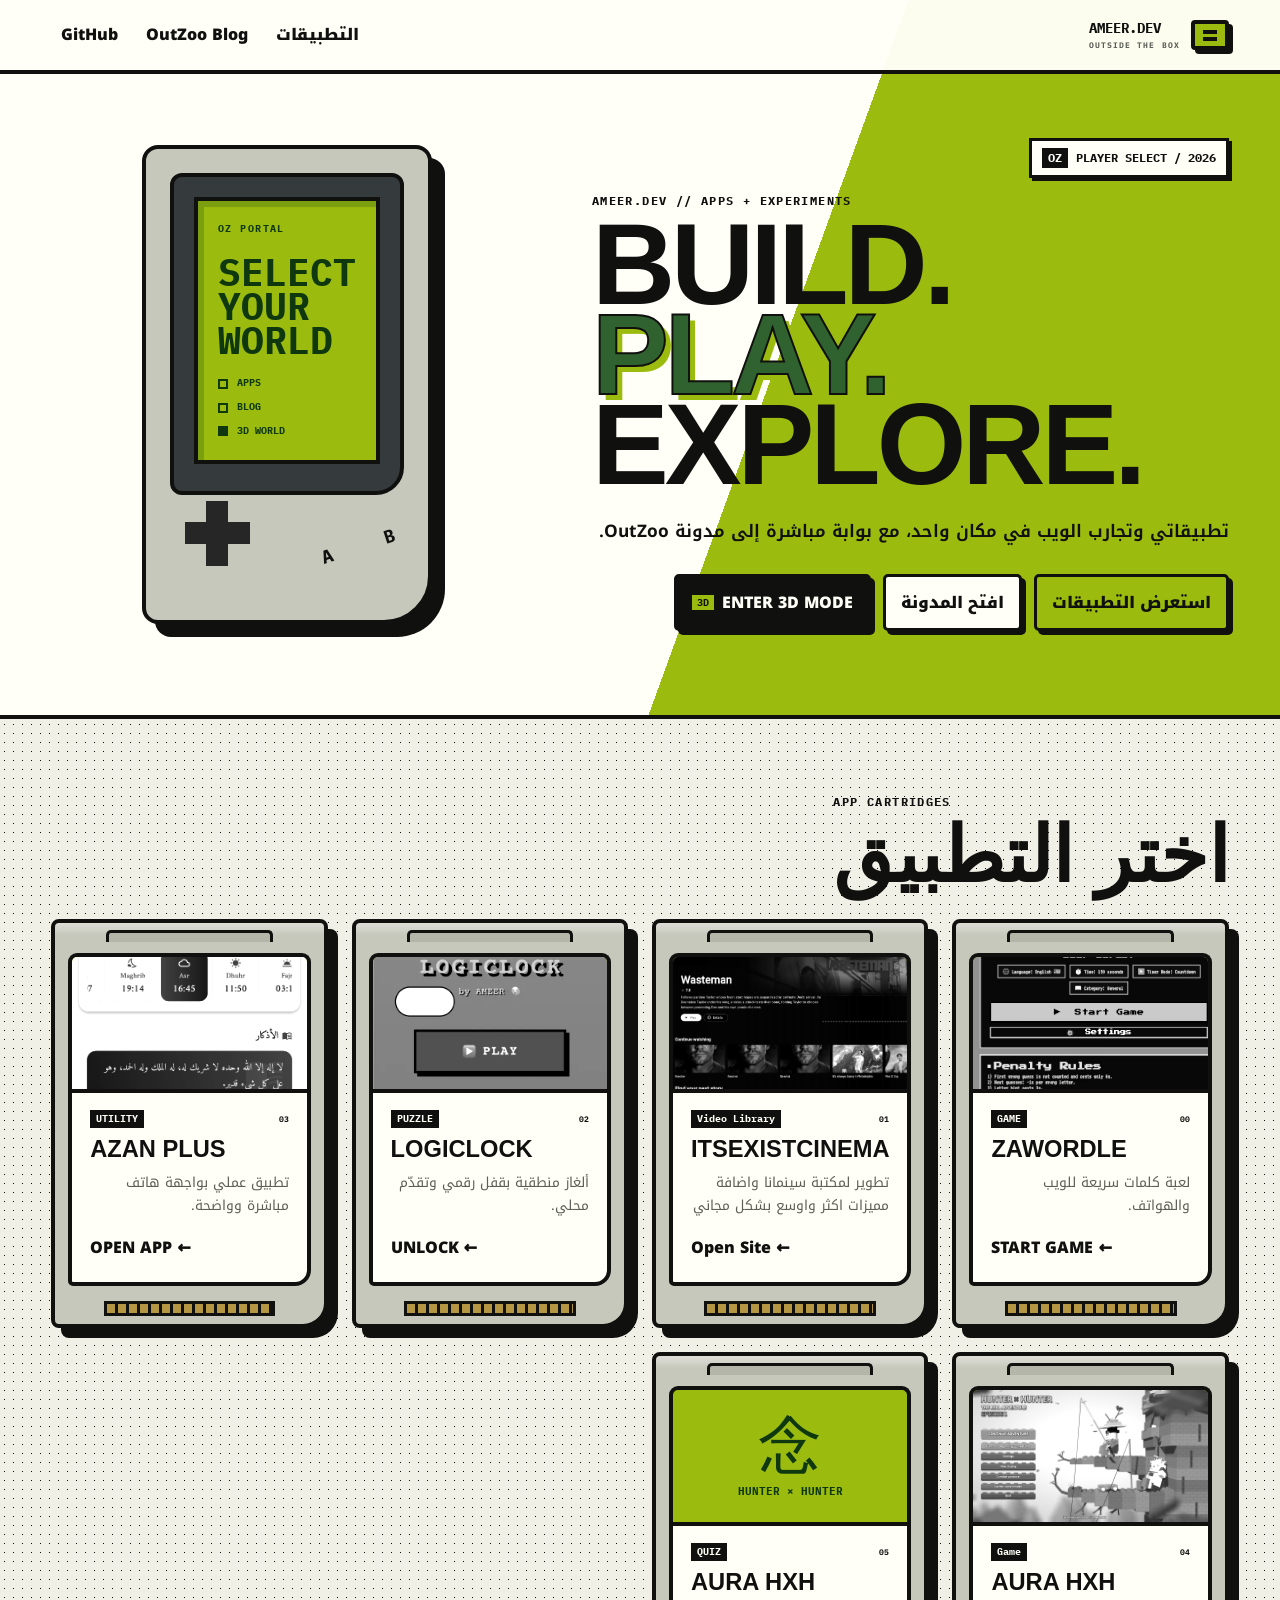
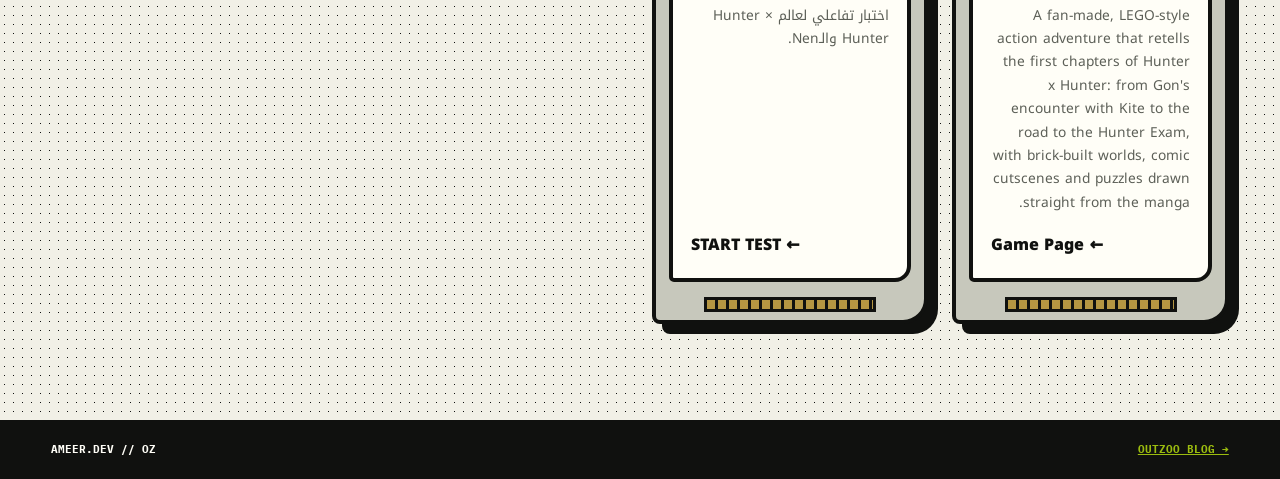
<file: index.html>
<!doctype html>
<html lang="ar" dir="rtl">
<head>
  <meta charset="utf-8">
  <meta name="viewport" content="width=device-width,initial-scale=1,viewport-fit=cover">
  <meta name="theme-color" content="#f1f0e6">
  <meta name="description" content="AMEER.DEV — تطبيقات وتجارب وبوابة إلى مدونة OutZoo.">
  <title>AMEER.DEV — Apps & OutZoo</title>
  <link rel="preconnect" href="https://fonts.googleapis.com">
  <link rel="preconnect" href="https://fonts.gstatic.com" crossorigin>
  <link href="https://fonts.googleapis.com/css2?family=IBM+Plex+Mono:wght@500;700&family=Noto+Kufi+Arabic:wght@500;700;900&display=swap" rel="stylesheet">
  <link rel="stylesheet" href="assets/site.css">
</head>
<body>
  <a class="skip-link" href="#apps">تجاوز إلى التطبيقات</a>

  <header class="site-header" id="top">
    <div class="shell header-row">
      <a class="brand" href="#top" aria-label="AMEER.DEV home">
        <span class="brand-mark" aria-hidden="true"></span>
        <span class="brand-copy"><b>AMEER.DEV</b><small>OUTSIDE THE BOX</small></span>
      </a>
      <button class="nav-toggle" type="button" aria-expanded="false" aria-controls="site-nav">MENU</button>
      <nav class="nav" id="site-nav" aria-label="التنقل الرئيسي">
        <a href="#apps">التطبيقات</a>
        <a href="https://blog.ameer.dev/">OutZoo Blog</a>
        <a href="https://github.com/ameeracle" target="_blank" rel="noopener">GitHub</a>
      </nav>
    </div>
  </header>

  <main>
    <section class="hero">
      <div class="shell hero-grid">
        <div class="hero-copy reveal">
          <div class="issue"><b>OZ</b><span>PLAYER SELECT / 2026</span></div>
          <p class="eyebrow">AMEER.DEV // APPS + EXPERIMENTS</p>
          <h1>BUILD.<br><span>PLAY.</span><br>EXPLORE.</h1>
          <p class="hero-lead">تطبيقاتي وتجارب الويب في مكان واحد، مع بوابة مباشرة إلى مدونة <b>OutZoo</b>.</p>
          <div class="hero-actions">
            <a class="btn btn-primary" href="#apps">استعرض التطبيقات</a>
            <a class="btn" href="https://blog.ameer.dev/">افتح المدونة</a>
            <button class="btn btn-dark" type="button" data-open-world><span>ENTER 3D MODE</span><kbd>3D</kbd></button>
          </div>
        </div>

        <div class="console reveal" aria-label="OZ handheld console illustration">
          <div class="screen-bezel">
            <div class="screen">
              <span class="screen-label">OZ PORTAL</span>
              <strong>SELECT<br>YOUR<br>WORLD</strong>
              <div class="screen-menu"><i></i><span>APPS</span><i></i><span>BLOG</span><i class="active"></i><span>3D WORLD</span></div>
            </div>
          </div>
          <div class="console-controls" aria-hidden="true"><span class="dpad"></span><span class="ab">A&nbsp;&nbsp;B</span></div>
        </div>
      </div>
    </section>

    <section class="apps-section" id="apps">
      <div class="shell">
        <div class="section-head reveal">
          <div><p class="kicker">APP CARTRIDGES</p><h2>اختر التطبيق</h2></div>
        </div>

        <div class="app-grid">
          <article class="app-card reveal">
            <div class="cart-notch" aria-hidden="true"></div>
            <a class="card-screen" href="ZaWordle/" aria-label="فتح ZaWordle"><img src="assets/zawrd.jpg" alt="واجهة ZaWordle" loading="lazy"></a>
            <div class="card-body"><div class="card-meta"><span>GAME</span><small>00</small></div><h3>ZaWordle</h3><p>لعبة كلمات سريعة للويب والهواتف.</p><a class="card-link" href="ZaWordle/">START GAME ←</a></div>
            <div class="cart-pins" aria-hidden="true"></div>
          </article>
          <article class="app-card reveal">
            <div class="cart-notch" aria-hidden="true"></div>
            <a class="card-screen" href="https://itsexistcinema.web.app/" aria-label="فتح itsExistCinema"><img src="assets/image.png" alt="واجهة itsExistCinema" loading="lazy"></a>
            <div class="card-body"><div class="card-meta"><span>Video Library</span><small>01</small></div><h3>itsExistCinema</h3><p>تطوير لمكتبة سينمانا واضافة مميزات اكثر واوسع بشكل مجاني</p><a class="card-link" href="https://itsexistcinema.web.app/">Open Site ←</a></div>
            <div class="cart-pins" aria-hidden="true"></div>
          </article>

          <article class="app-card reveal">
            <div class="cart-notch" aria-hidden="true"></div>
            <a class="card-screen" href="logiclock/" aria-label="فتح LogicLock"><img src="assets/logiclock.webp" alt="واجهة LogicLock" loading="lazy"></a>
            <div class="card-body"><div class="card-meta"><span>PUZZLE</span><small>02</small></div><h3>LogicLock</h3><p>ألغاز منطقية بقفل رقمي وتقدّم محلي.</p><a class="card-link" href="logiclock/">UNLOCK ←</a></div>
            <div class="cart-pins" aria-hidden="true"></div>
          </article>

          <article class="app-card reveal">
            <div class="cart-notch" aria-hidden="true"></div>
            <a class="card-screen" href="azanplus/" aria-label="فتح Azan Plus"><img src="assets/screen-home.jpg" alt="واجهة أذان بلص" loading="lazy"></a>
            <div class="card-body"><div class="card-meta"><span>UTILITY</span><small>03</small></div><h3>Azan Plus</h3><p>تطبيق عملي بواجهة هاتف مباشرة وواضحة.</p><a class="card-link" href="azanplus/">OPEN APP ←</a></div>
            <div class="cart-pins" aria-hidden="true"></div>
          </article>
          <article class="app-card reveal">
            <div class="cart-notch" aria-hidden="true"></div>
            <a class="card-screen hxh-screen" href="https://mylibrary.itch.io/hxh-real-adventure-ep-1" aria-label="فتح HxH Real Adventure"><img src="assets/01-menu.png" alt="لعبة مغامرة عالم هانتر هانتر" loading="lazy"></a>
            <div class="card-body"><div class="card-meta"><span>Game</span><small>04</small></div><h3>Aura HxH</h3><p>A fan-made, LEGO-style action adventure that retells the first chapters of Hunter x Hunter: from Gon's encounter with Kite to the road to the Hunter Exam, with brick-built worlds, comic cutscenes and puzzles drawn straight from the manga.</p><a class="card-link" href="https://mylibrary.itch.io/hxh-real-adventure-ep-1">Game Page ←</a></div>
            <div class="cart-pins" aria-hidden="true"></div>
          </article>
          <article class="app-card reveal">
            <div class="cart-notch" aria-hidden="true"></div>
            <a class="card-screen hxh-screen" href="hxh/" aria-label="فتح Aura HxH"><span>念</span><b>HUNTER × HUNTER</b></a>
            <div class="card-body"><div class="card-meta"><span>QUIZ</span><small>05</small></div><h3>Aura HxH</h3><p>اختبار تفاعلي لعالم Hunter × Hunter والـNen.</p><a class="card-link" href="hxh/">START TEST ←</a></div>
            <div class="cart-pins" aria-hidden="true"></div>
          </article>
        </div>
      </div>
    </section>
  </main>

  <footer class="footer"><div class="shell footer-row"><span>AMEER.DEV // OZ</span><a href="https://blog.ameer.dev/">OUTZOO BLOG →</a></div></footer>

  <div class="world" id="oz-world" aria-hidden="true">
    <div class="world-viewport" id="world-viewport">
      <div class="world-sky"></div>
      <div class="world-scene" id="world-scene">
        <div class="world-floor"></div>
        <div class="world-sign" style="--x:0px;--y:-250px;--z:-1450px"><b>OZ WORLD</b><small>SELECT A STATION</small></div>
        <button class="world-station" data-world-href="ZaWordle/" data-x="-520" data-z="-650" style="--x:-520px;--y:-130px;--z:-650px"><small>01 / GAME</small><b>ZaWordle</b><span>OPEN</span></button>
        <button class="world-station" data-world-href="logiclock/" data-x="0" data-z="-850" style="--x:0px;--y:-130px;--z:-850px"><small>02 / PUZZLE</small><b>LogicLock</b><span>OPEN</span></button>
        <button class="world-station" data-world-href="azanplus/" data-x="520" data-z="-650" style="--x:520px;--y:-130px;--z:-650px"><small>03 / APP</small><b>Azan Plus</b><span>OPEN</span></button>
        <button class="world-station" data-world-href="hxh/" data-x="-420" data-z="-1320" style="--x:-420px;--y:-130px;--z:-1320px"><small>04 / QUIZ</small><b>Aura HxH</b><span>OPEN</span></button>
        <button class="world-station world-blog" data-world-href="https://blog.ameer.dev/" data-x="420" data-z="-1320" style="--x:420px;--y:-130px;--z:-1320px"><small>PORTAL</small><b>OUTZOO</b><span>ENTER BLOG</span></button>
      </div>
    </div>
    <div class="world-shade" aria-hidden="true"></div>
    <div class="world-hud">
      <div class="world-topbar"><div><b>OZ WORLD</b><span>3D NAVIGATION</span></div><button type="button" id="world-exit">EXIT 3D</button></div>
      <div class="world-crosshair" aria-hidden="true"><i></i><i></i></div>
      <div class="world-prompt" id="world-prompt"><small>READY</small><strong>WASD للحركة · حرّك الماوس للنظر</strong><span>اقترب من محطة واضغط E</span></div>
      <div class="touch-pad" id="touch-pad" aria-label="Touch controls">
        <button type="button" data-move="KeyW">▲</button><button type="button" data-move="KeyA">◀</button><button type="button" data-move="KeyS">▼</button><button type="button" data-move="KeyD">▶</button>
      </div>
      <div class="touch-look" id="touch-look">DRAG TO LOOK</div>
      <button class="touch-open" id="touch-open" type="button">OPEN</button>
    </div>
  </div>

  <script src="assets/oz-world.js" defer></script>
  <script src="assets/site.js" defer></script>
</body>
</html>
</file>
<file: assets/site.css>
:root{--paper:#fffef7;--paper2:#f1f0e6;--ink:#10110f;--muted:#5c5f57;--gb1:#9bbc0f;--gb2:#8bac0f;--gb3:#306230;--gb4:#0f380f;--shadow:8px 8px 0 var(--ink);--shadow-sm:4px 4px 0 var(--ink);--max:1180px;--font:"Noto Kufi Arabic",system-ui,sans-serif;--mono:"IBM Plex Mono",ui-monospace,monospace}
*{box-sizing:border-box}html{scroll-behavior:smooth}body{margin:0;color:var(--ink);background-color:var(--paper2);background-image:radial-gradient(var(--ink) .7px,transparent .7px);background-size:9px 9px;font-family:var(--font);line-height:1.7;overflow-x:hidden}body.world-open{overflow:hidden}a{color:inherit}button{font:inherit}.shell{width:min(var(--max),92vw);margin-inline:auto}.skip-link{position:fixed;z-index:9999;top:8px;inset-inline-start:8px;transform:translateY(-180%);padding:8px;background:var(--ink);color:var(--paper)}.skip-link:focus{transform:none}
.site-header{position:fixed;z-index:1000;inset:0 0 auto;height:74px;background:rgba(255,254,247,.97);border-bottom:4px solid var(--ink)}.header-row{height:100%;display:flex;align-items:center;gap:24px}.brand{display:flex;align-items:center;gap:11px;margin-inline-end:auto;text-decoration:none}.brand-mark{width:38px;height:30px;border:4px solid var(--ink);border-radius:4px;background:var(--gb1);box-shadow:4px 4px 0 var(--ink);position:relative}.brand-mark:before{content:"";position:absolute;width:14px;height:4px;left:8px;top:6px;background:var(--ink);box-shadow:0 7px 0 var(--ink)}.brand-copy{display:flex;flex-direction:column;line-height:1;direction:ltr}.brand-copy b{font:900 .9rem/1 var(--mono)}.brand-copy small{margin-top:5px;font:700 .52rem/1 var(--mono);letter-spacing:.13em;color:var(--muted)}.nav{display:flex;align-items:center;gap:8px}.nav a{padding:8px 10px;text-decoration:none;font-weight:900}.nav a:hover{background:var(--gb1)}.nav-toggle{display:none;border:3px solid var(--ink);background:var(--paper);font:900 .65rem/1 var(--mono);padding:8px}
.hero{padding:138px 0 84px;min-height:690px;background:linear-gradient(110deg,var(--paper) 0 59%,var(--gb1) 59% 100%);border-bottom:4px solid var(--ink);overflow:hidden}.hero-grid{display:grid;grid-template-columns:minmax(0,1.15fr) minmax(330px,.85fr);gap:70px;align-items:center}.issue{display:inline-flex;gap:8px;align-items:center;margin-bottom:16px;padding:7px 10px;border:3px solid var(--ink);background:var(--paper);box-shadow:3px 3px 0 var(--ink);font:900 .72rem/1 var(--mono);direction:ltr}.issue b{background:var(--ink);color:var(--paper);padding:4px 6px}.eyebrow,.kicker{margin:0 0 12px;font:900 .72rem/1.25 var(--mono);letter-spacing:.12em;direction:ltr;text-align:left}.hero h1{margin:0;font:900 clamp(4.3rem,9vw,8.2rem)/.78 Impact,"Arial Black",sans-serif;letter-spacing:-.035em;text-transform:uppercase;direction:ltr;text-align:left}.hero h1 span{color:var(--gb3);-webkit-text-stroke:2px var(--ink);text-shadow:6px 6px 0 var(--gb1)}.hero-lead{max-width:650px;margin:28px 0 0;font-size:1.08rem;font-weight:650}.hero-actions{display:flex;gap:12px;flex-wrap:wrap;margin-top:27px}.btn{display:inline-flex;align-items:center;justify-content:center;gap:8px;padding:12px 15px;border:3px solid var(--ink);border-radius:5px;background:var(--paper);color:var(--ink);box-shadow:var(--shadow-sm);font-weight:950;text-decoration:none;cursor:pointer;transition:.12s transform,.12s box-shadow}.btn:hover{transform:translate(2px,2px);box-shadow:2px 2px 0 var(--ink)}.btn-primary{background:var(--gb1)}.btn-dark{background:var(--ink);color:var(--paper)}.btn kbd{padding:3px 5px;background:var(--gb1);color:var(--ink);font:900 .6rem/1 var(--mono)}
.console{max-width:390px;margin-inline:auto;padding:24px 24px 30px;background:#c7c8bc;border:4px solid var(--ink);border-radius:16px 16px 48px 16px;box-shadow:13px 13px 0 var(--ink);transform:rotate(2deg)}.screen-bezel{padding:20px 20px 27px;background:#353a3c;border:4px solid var(--ink);border-radius:12px 12px 28px 12px}.screen{min-height:240px;padding:20px;background:var(--gb1);border:4px solid var(--ink);box-shadow:inset 6px 6px 0 rgba(15,56,15,.22);color:var(--gb4);font-family:var(--mono);direction:ltr}.screen-label{display:block;font-size:.62rem;font-weight:900;letter-spacing:.15em}.screen strong{display:block;margin:18px 0;font-size:2.4rem;line-height:.88}.screen-menu{display:grid;grid-template-columns:auto 1fr;gap:7px 9px;align-items:center;font-size:.62rem;font-weight:900}.screen-menu i{width:10px;height:10px;border:2px solid var(--gb4)}.screen-menu i.active{background:var(--gb4)}.console-controls{height:95px;position:relative}.dpad{position:absolute;left:15px;top:27px;width:65px;height:22px;background:#262626}.dpad:after{content:"";position:absolute;left:21px;top:-21px;width:22px;height:65px;background:#262626}.ab{position:absolute;right:8px;top:42px;transform:rotate(-18deg);font:900 1.15rem/1 var(--mono);word-spacing:16px}
.apps-section{padding:76px 0 96px}.section-head{display:flex;justify-content:space-between;align-items:end;margin-bottom:28px}.section-head h2{margin:0;font:900 clamp(2.8rem,6vw,5rem)/.9 Impact,"Arial Black",sans-serif;text-transform:uppercase}.app-grid{display:grid;grid-template-columns:repeat(4,minmax(0,1fr));gap:24px}.app-card{position:relative;display:flex;flex-direction:column;padding:30px 13px 38px;background:linear-gradient(180deg,rgba(255,255,255,.42),transparent 12px),#c7c8bc;border:4px solid var(--ink);border-radius:8px 8px 25px 8px;box-shadow:10px 10px 0 var(--ink);transition:.14s transform,.14s box-shadow}.app-card:hover{transform:translate(3px,3px) rotate(-.25deg);box-shadow:7px 7px 0 var(--ink)}.cart-notch{position:absolute;top:7px;inset-inline:19%;height:12px;border:3px solid var(--ink);border-bottom:0;border-radius:5px 5px 0 0;background:#b4b6aa}.cart-pins{position:absolute;inset-inline:18%;bottom:8px;height:15px;border:3px solid var(--ink);background:repeating-linear-gradient(90deg,#b59642 0 8px,var(--ink) 8px 11px)}.card-screen{display:block;aspect-ratio:16/9;overflow:hidden;background:var(--gb1);border:4px solid var(--ink);border-bottom:0;border-radius:9px 9px 0 0}.card-screen img{width:100%;height:100%;object-fit:cover;filter:grayscale(1) contrast(1.15);transition:.2s}.app-card:hover img{filter:grayscale(.15) contrast(1.08);transform:scale(1.03)}.hxh-screen{display:grid;place-items:center;align-content:center;color:var(--gb4);text-decoration:none;direction:ltr}.hxh-screen span{font-size:4rem;line-height:1}.hxh-screen b{font:900 .67rem/1 var(--mono);margin-top:8px}.card-body{display:flex;flex-direction:column;flex:1;padding:17px 18px 20px;background:var(--paper);border:4px solid var(--ink);border-radius:0 0 16px 5px}.card-meta{display:flex;justify-content:space-between;gap:10px;align-items:center;margin-bottom:10px;font:900 .63rem/1 var(--mono);direction:ltr}.card-meta span{padding:4px 6px;background:var(--ink);color:var(--paper)}.card-body h3{margin:0 0 9px;font:900 1.48rem/1 Impact,"Arial Black",sans-serif;text-transform:uppercase;direction:ltr;text-align:left}.card-body p{margin:0 0 17px;color:var(--muted);font-size:.86rem}.card-link{margin-top:auto;font-weight:950;direction:ltr;text-align:left;text-decoration:none}.footer{padding:20px 0 24px;background:var(--ink);color:var(--paper);border-top:4px solid var(--ink)}.footer-row{display:flex;align-items:center;justify-content:space-between;gap:20px;font:900 .66rem/1 var(--mono);direction:ltr}.footer a{color:var(--gb1)}.reveal{opacity:0;transform:translateY(16px);transition:.45s opacity,.45s transform}.reveal.on{opacity:1;transform:none}
/* Dependency-free CSS 3D world: no WebGL and no modules. */
.world{position:fixed;z-index:5000;inset:0;display:none;background:#cfd99a;color:#fff;overflow:hidden}.world.open{display:block}.world-viewport{position:absolute;inset:0;overflow:hidden;perspective:900px;perspective-origin:50% 48%;background:linear-gradient(#dce7ac 0 56%,#7e8e5e 56% 100%);cursor:crosshair;touch-action:none}.world-sky{position:absolute;inset:0;background:radial-gradient(circle at 50% 24%,rgba(255,255,255,.7),transparent 20%),linear-gradient(transparent 0 55%,rgba(15,56,15,.1) 55%);pointer-events:none}.world-scene{position:absolute;left:50%;top:55%;width:0;height:0;transform-style:preserve-3d;will-change:transform}.world-floor{position:absolute;width:2800px;height:3200px;left:-1400px;top:-200px;background-color:#c6cf91;background-image:linear-gradient(rgba(15,56,15,.24) 3px,transparent 3px),linear-gradient(90deg,rgba(15,56,15,.24) 3px,transparent 3px);background-size:100px 100px;border:10px solid var(--gb4);transform:translate3d(0,180px,-1150px) rotateX(90deg);transform-origin:center;backface-visibility:visible}.world-station,.world-sign{position:absolute;left:0;top:0;transform-style:preserve-3d;transform:translate3d(var(--x),var(--y),var(--z));backface-visibility:visible}.world-station{width:260px;height:310px;margin:-155px -130px;padding:28px 22px;background:#c7c8bc;border:7px solid #10110f;border-radius:12px 12px 35px 12px;box-shadow:inset 0 0 0 8px rgba(255,255,255,.25);color:#10110f;text-align:left;direction:ltr;cursor:pointer}.world-station:before{content:"";display:block;height:155px;margin-bottom:18px;background:var(--gb1);border:6px solid #10110f;box-shadow:inset 7px 7px 0 rgba(15,56,15,.18)}.world-station:after{content:"";position:absolute;left:45px;right:45px;bottom:-22px;height:20px;border:5px solid #10110f;background:repeating-linear-gradient(90deg,#b59642 0 12px,#10110f 12px 16px)}.world-station small,.world-station b,.world-station span{position:absolute;z-index:2;left:43px;right:43px}.world-station small{top:52px;font:900 .7rem/1 var(--mono)}.world-station b{top:98px;font:900 2rem/1 Impact,"Arial Black",sans-serif;word-break:break-word}.world-station span{bottom:37px;font:900 .72rem/1 var(--mono)}.world-station.target{outline:9px solid #fffef7;filter:brightness(1.08)}.world-blog:before{background:var(--gb3)}.world-blog small,.world-blog b{color:#fffef7}.world-sign{width:600px;height:165px;margin:-82px -300px;padding:28px;background:#10110f;border:8px solid var(--gb1);color:var(--gb1);text-align:center;direction:ltr}.world-sign b{display:block;font:900 4rem/.85 Impact,"Arial Black",sans-serif}.world-sign small{font:900 .75rem/1 var(--mono);letter-spacing:.2em}.world-shade{position:absolute;inset:0;pointer-events:none;background:radial-gradient(circle,transparent 45%,rgba(0,0,0,.3) 100%)}.world-hud{position:absolute;inset:0;pointer-events:none;font-family:var(--mono)}.world-topbar{position:absolute;inset:0 0 auto;display:flex;align-items:center;justify-content:space-between;padding:16px 18px 42px;background:linear-gradient(rgba(10,18,8,.9),transparent)}.world-topbar>div{display:flex;flex-direction:column;direction:ltr}.world-topbar b{color:var(--gb1)}.world-topbar span{font-size:.55rem;letter-spacing:.15em}.world-topbar button{pointer-events:auto;padding:8px 11px;border:3px solid var(--gb1);background:#071007;color:var(--gb1);font:900 .68rem/1 var(--mono);cursor:pointer}.world-crosshair{position:absolute;left:50%;top:50%;width:24px;height:24px;transform:translate(-50%,-50%)}.world-crosshair i{position:absolute;background:#fffef7;box-shadow:0 0 5px var(--gb4)}.world-crosshair i:first-child{width:24px;height:2px;top:11px}.world-crosshair i:last-child{width:2px;height:24px;left:11px}.world-prompt{position:absolute;left:50%;bottom:25px;transform:translateX(-50%);min-width:min(560px,90vw);padding:12px 16px;border:3px solid var(--gb4);background:rgba(7,16,7,.9);text-align:center}.world-prompt.ready{background:var(--gb1);color:var(--gb4)}.world-prompt small,.world-prompt strong,.world-prompt span{display:block}.world-prompt small{font-size:.54rem;letter-spacing:.13em}.world-prompt strong{margin:4px 0;font-family:var(--font)}.world-prompt span{font-size:.56rem}.touch-pad,.touch-look,.touch-open{display:none}
@media(max-width:1050px){.app-grid{grid-template-columns:repeat(2,minmax(0,1fr))}.hero-grid{grid-template-columns:1fr;gap:48px}.console{max-width:430px}}
@media(max-width:760px){.site-header{height:68px}.nav-toggle{display:block}.nav{position:fixed;inset:68px 0 auto;display:none;flex-direction:column;align-items:stretch;padding:16px;background:var(--paper);border-bottom:4px solid var(--ink)}.nav.open{display:flex}.nav a{text-align:center}.hero{padding-top:112px;background:linear-gradient(var(--paper) 0 66%,var(--gb1) 66% 100%)}.hero h1{font-size:clamp(3.7rem,20vw,6rem)}.apps-section{padding:58px 0 70px}.app-grid{grid-template-columns:1fr;max-width:430px;margin-inline:auto}.console{transform:none}.footer-row{flex-direction:column;align-items:flex-start}.brand-copy small{display:none}.world-prompt{bottom:118px}.touch-pad{display:grid;grid-template-columns:repeat(3,48px);grid-template-areas:". up ." "left down right";position:absolute;left:18px;bottom:18px;gap:4px;pointer-events:auto}.touch-pad button{width:48px;height:48px;border:2px solid var(--gb1);background:#071007cc;color:var(--gb1);font-weight:900}.touch-pad button[data-move="KeyW"]{grid-area:up}.touch-pad button[data-move="KeyA"]{grid-area:left}.touch-pad button[data-move="KeyS"]{grid-area:down}.touch-pad button[data-move="KeyD"]{grid-area:right}.touch-look{display:grid;place-items:end;position:absolute;right:0;bottom:0;width:52%;height:160px;padding:16px;color:#fffef766;font-size:.55rem;pointer-events:auto;touch-action:none}.touch-open{display:block;position:absolute;right:22px;bottom:22px;padding:12px;border:3px solid var(--gb1);background:#0f380f;color:#fffef7;font:900 .62rem/1 var(--mono);pointer-events:auto}.world-station{width:220px;height:270px;margin:-135px -110px}.world-station:before{height:130px}.world-station small,.world-station b,.world-station span{left:34px;right:34px}.world-station b{font-size:1.65rem}.world-sign{transform:translate3d(var(--x),var(--y),var(--z)) scale(.8)}}
@media(prefers-reduced-motion:reduce){html{scroll-behavior:auto}.reveal{opacity:1;transform:none;transition:none}.app-card,.btn{transition:none}}
</file>
